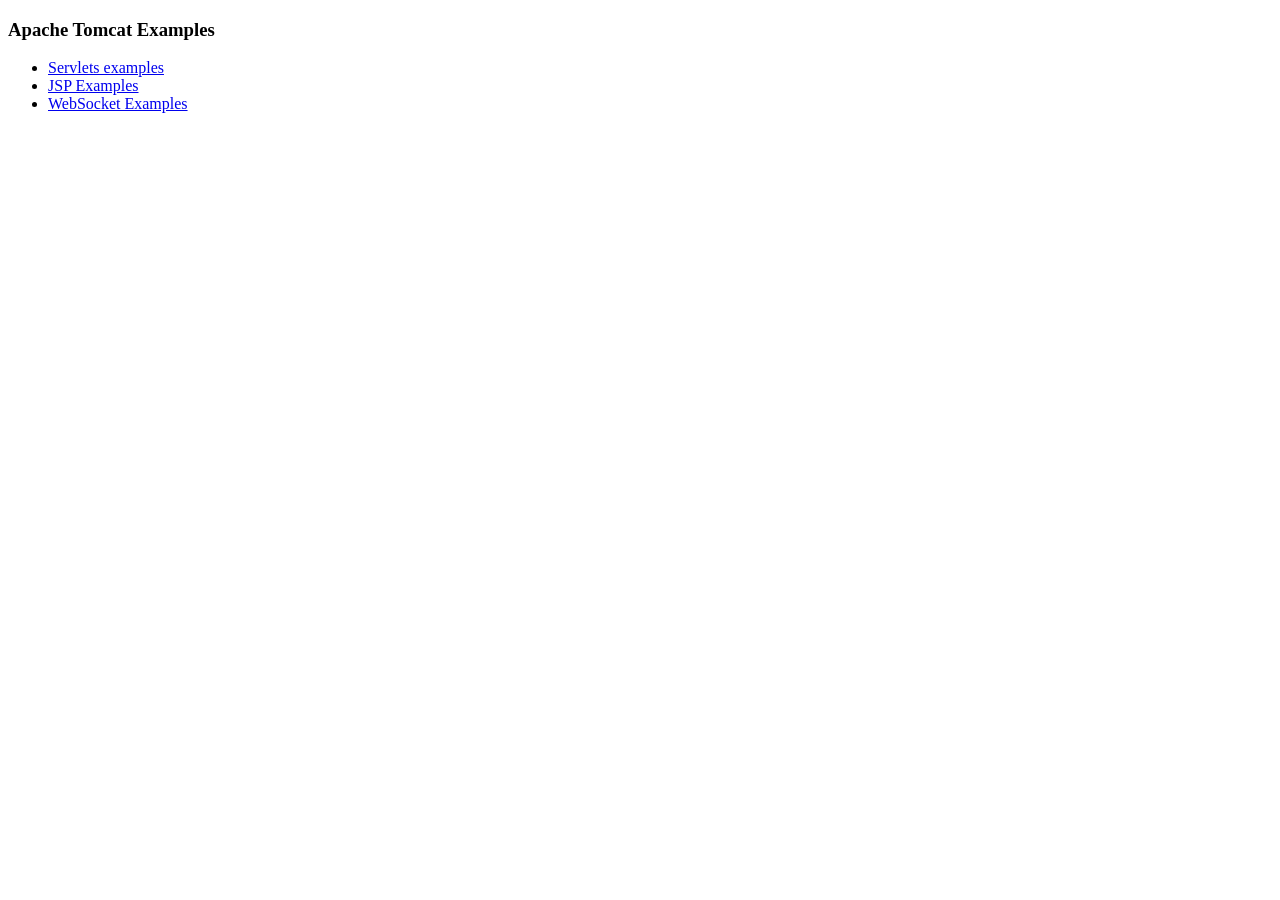
<file: backend/apache-tomcat-10.1.36/webapps/examples/index.html>
<!--
  Licensed to the Apache Software Foundation (ASF) under one or more
  contributor license agreements.  See the NOTICE file distributed with
  this work for additional information regarding copyright ownership.
  The ASF licenses this file to You under the Apache License, Version 2.0
  (the "License"); you may not use this file except in compliance with
  the License.  You may obtain a copy of the License at

      http://www.apache.org/licenses/LICENSE-2.0

  Unless required by applicable law or agreed to in writing, software
  distributed under the License is distributed on an "AS IS" BASIS,
  WITHOUT WARRANTIES OR CONDITIONS OF ANY KIND, either express or implied.
  See the License for the specific language governing permissions and
  limitations under the License.
-->
<!DOCTYPE HTML><html lang="en"><head>
<meta charset="UTF-8">
<title>Apache Tomcat Examples</title>
</head>
<body>
<p>
<h3>Apache Tomcat Examples</H3>
<p></p>
<ul>
<li><a href="servlets">Servlets examples</a></li>
<li><a href="jsp">JSP Examples</a></li>
<li><a href="websocket/index.xhtml">WebSocket Examples</a></li>
</ul>
</body></html>
</file>
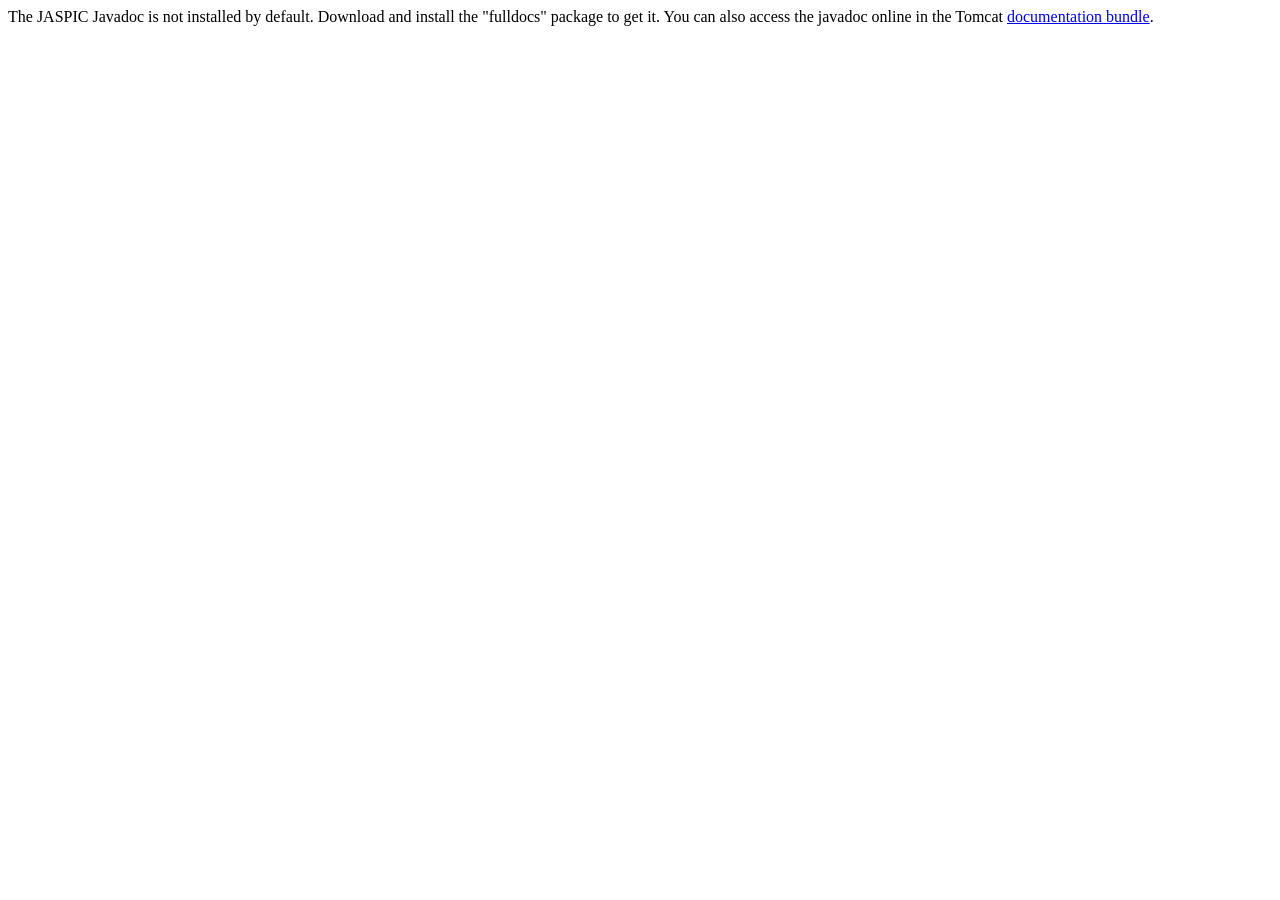
<file: backend/apache-tomcat-10.1.36/webapps/docs/jaspicapi/index.html>
<!--
  Licensed to the Apache Software Foundation (ASF) under one or more
  contributor license agreements.  See the NOTICE file distributed with
  this work for additional information regarding copyright ownership.
  The ASF licenses this file to You under the Apache License, Version 2.0
  (the "License"); you may not use this file except in compliance with
  the License.  You may obtain a copy of the License at

      http://www.apache.org/licenses/LICENSE-2.0

  Unless required by applicable law or agreed to in writing, software
  distributed under the License is distributed on an "AS IS" BASIS,
  WITHOUT WARRANTIES OR CONDITIONS OF ANY KIND, either express or implied.
  See the License for the specific language governing permissions and
  limitations under the License.
-->
<!DOCTYPE html>
<html>
<head>
    <meta charset="UTF-8" />
    <title>API docs</title>
</head>

<body>

The JASPIC Javadoc is not installed by default. Download and install
the "fulldocs" package to get it.

You can also access the javadoc online in the Tomcat
<a href="https://tomcat.apache.org/tomcat-10.1-doc/">
    documentation bundle</a>.

</body>
</html>
</file>
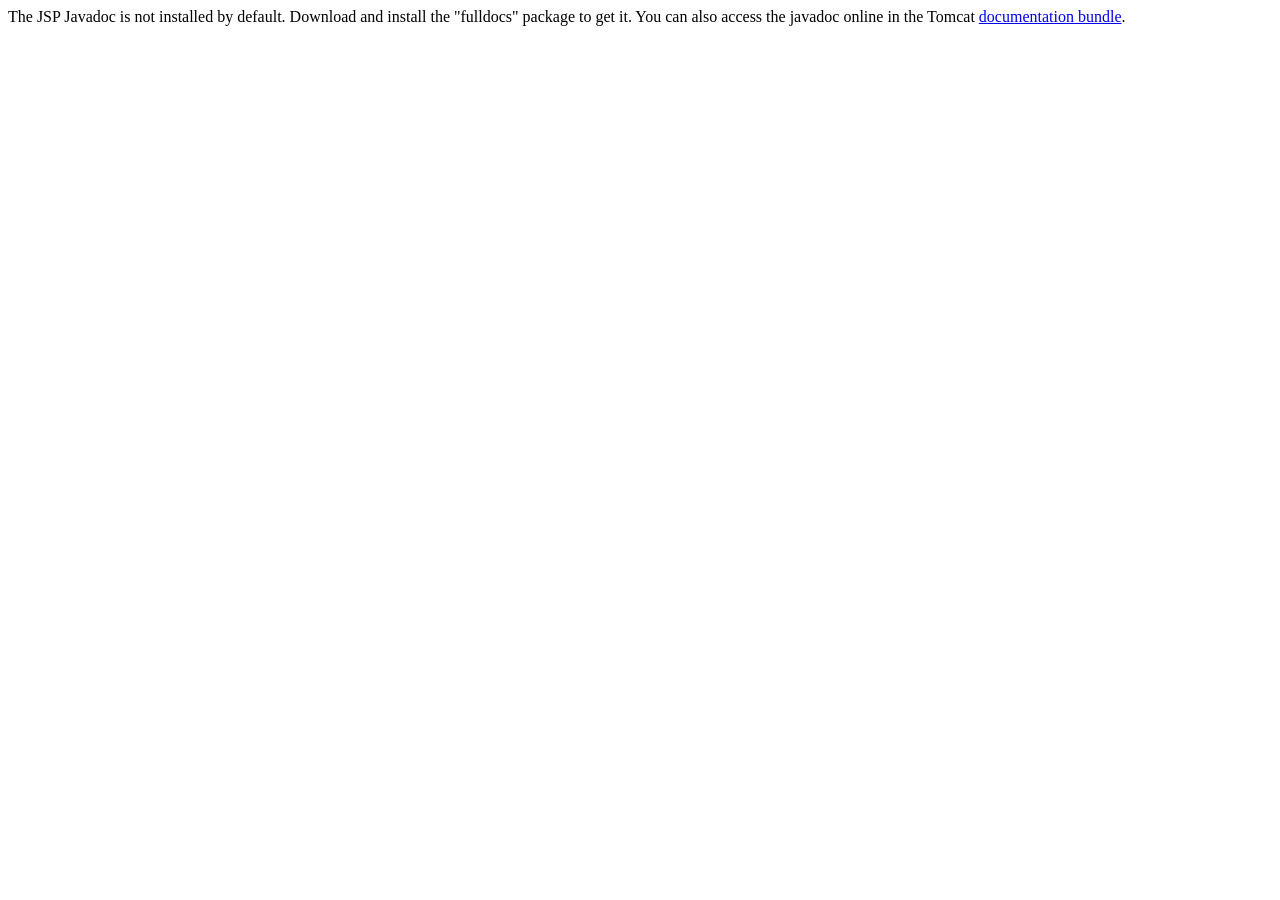
<file: backend/apache-tomcat-10.1.36/webapps/docs/jspapi/index.html>
<!--
  Licensed to the Apache Software Foundation (ASF) under one or more
  contributor license agreements.  See the NOTICE file distributed with
  this work for additional information regarding copyright ownership.
  The ASF licenses this file to You under the Apache License, Version 2.0
  (the "License"); you may not use this file except in compliance with
  the License.  You may obtain a copy of the License at

      http://www.apache.org/licenses/LICENSE-2.0

  Unless required by applicable law or agreed to in writing, software
  distributed under the License is distributed on an "AS IS" BASIS,
  WITHOUT WARRANTIES OR CONDITIONS OF ANY KIND, either express or implied.
  See the License for the specific language governing permissions and
  limitations under the License.
-->
<!DOCTYPE html>
<html>
    <head>
    <meta charset="UTF-8" />
    <title>API docs</title>
</head>

<body>

The JSP Javadoc is not installed by default. Download and install
the "fulldocs" package to get it.

You can also access the javadoc online in the Tomcat
<a href="https://tomcat.apache.org/tomcat-10.1-doc/">
documentation bundle</a>.

</body>
</html>
</file>
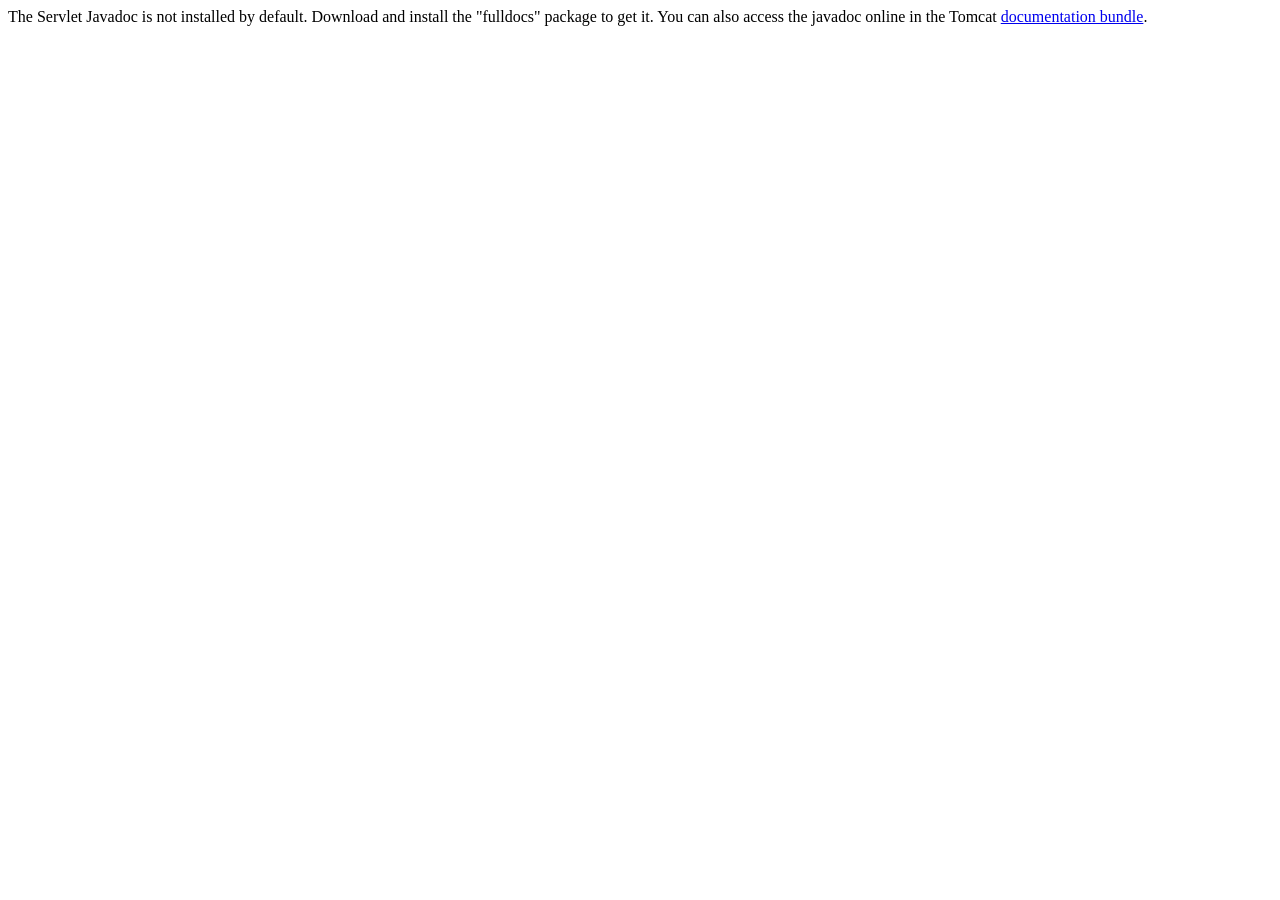
<file: backend/apache-tomcat-10.1.36/webapps/docs/servletapi/index.html>
<!--
  Licensed to the Apache Software Foundation (ASF) under one or more
  contributor license agreements.  See the NOTICE file distributed with
  this work for additional information regarding copyright ownership.
  The ASF licenses this file to You under the Apache License, Version 2.0
  (the "License"); you may not use this file except in compliance with
  the License.  You may obtain a copy of the License at

      http://www.apache.org/licenses/LICENSE-2.0

  Unless required by applicable law or agreed to in writing, software
  distributed under the License is distributed on an "AS IS" BASIS,
  WITHOUT WARRANTIES OR CONDITIONS OF ANY KIND, either express or implied.
  See the License for the specific language governing permissions and
  limitations under the License.
-->
<!DOCTYPE html>
<html>
    <head>
    <meta charset="UTF-8" />
    <title>API docs</title>
</head>

<body>

The Servlet Javadoc is not installed by default. Download and install
the "fulldocs" package to get it.

You can also access the javadoc online in the Tomcat
<a href="https://tomcat.apache.org/tomcat-10.1-doc/">
documentation bundle</a>.

</body>
</html>
</file>
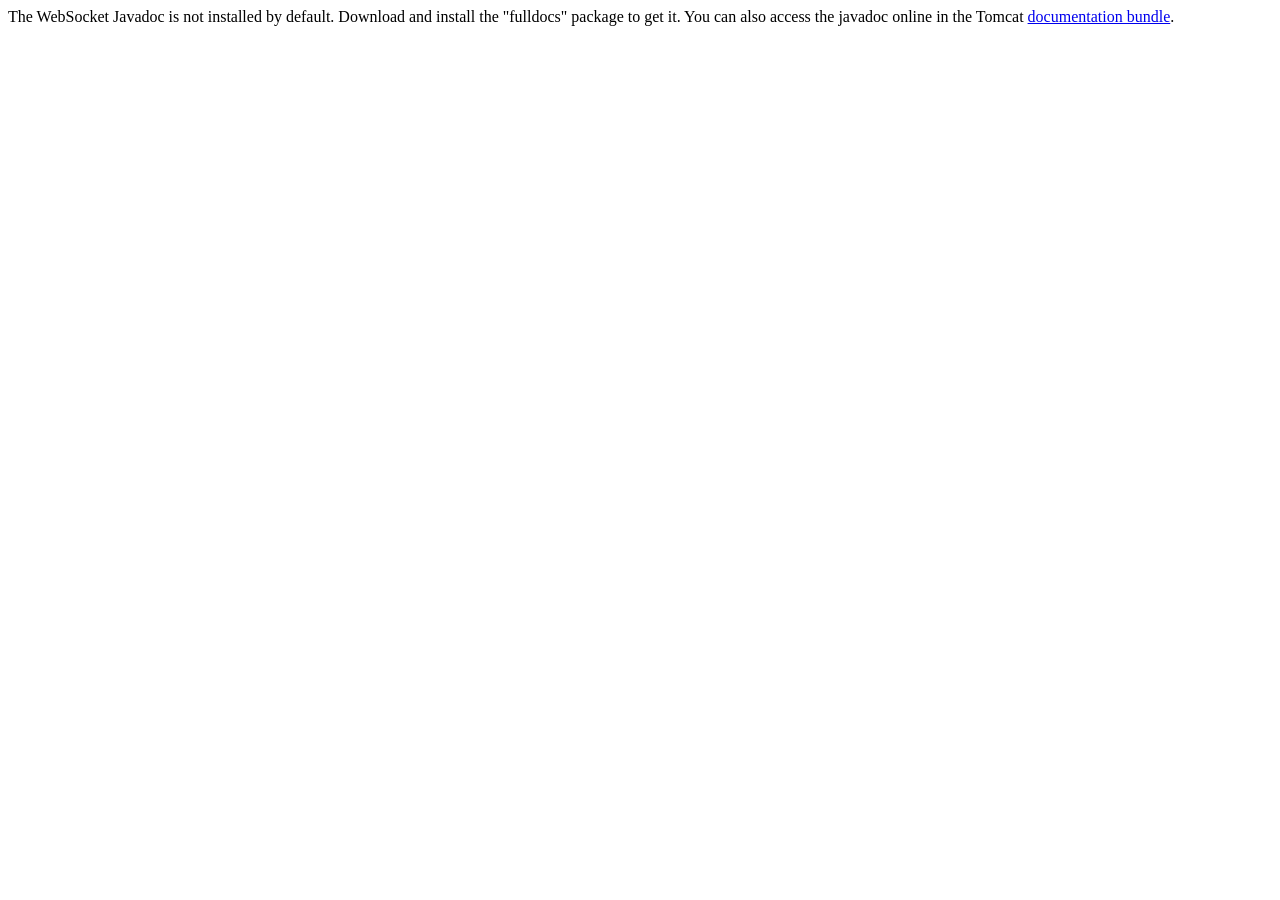
<file: backend/apache-tomcat-10.1.36/webapps/docs/websocketapi/index.html>
<!--
  Licensed to the Apache Software Foundation (ASF) under one or more
  contributor license agreements.  See the NOTICE file distributed with
  this work for additional information regarding copyright ownership.
  The ASF licenses this file to You under the Apache License, Version 2.0
  (the "License"); you may not use this file except in compliance with
  the License.  You may obtain a copy of the License at

      http://www.apache.org/licenses/LICENSE-2.0

  Unless required by applicable law or agreed to in writing, software
  distributed under the License is distributed on an "AS IS" BASIS,
  WITHOUT WARRANTIES OR CONDITIONS OF ANY KIND, either express or implied.
  See the License for the specific language governing permissions and
  limitations under the License.
-->
<!DOCTYPE html>
<html>
    <head>
    <meta charset="UTF-8" />
    <title>API docs</title>
</head>

<body>

The WebSocket Javadoc is not installed by default. Download and install
the "fulldocs" package to get it.

You can also access the javadoc online in the Tomcat
<a href="https://tomcat.apache.org/tomcat-10.1-doc/">
documentation bundle</a>.

</body>
</html>
</file>
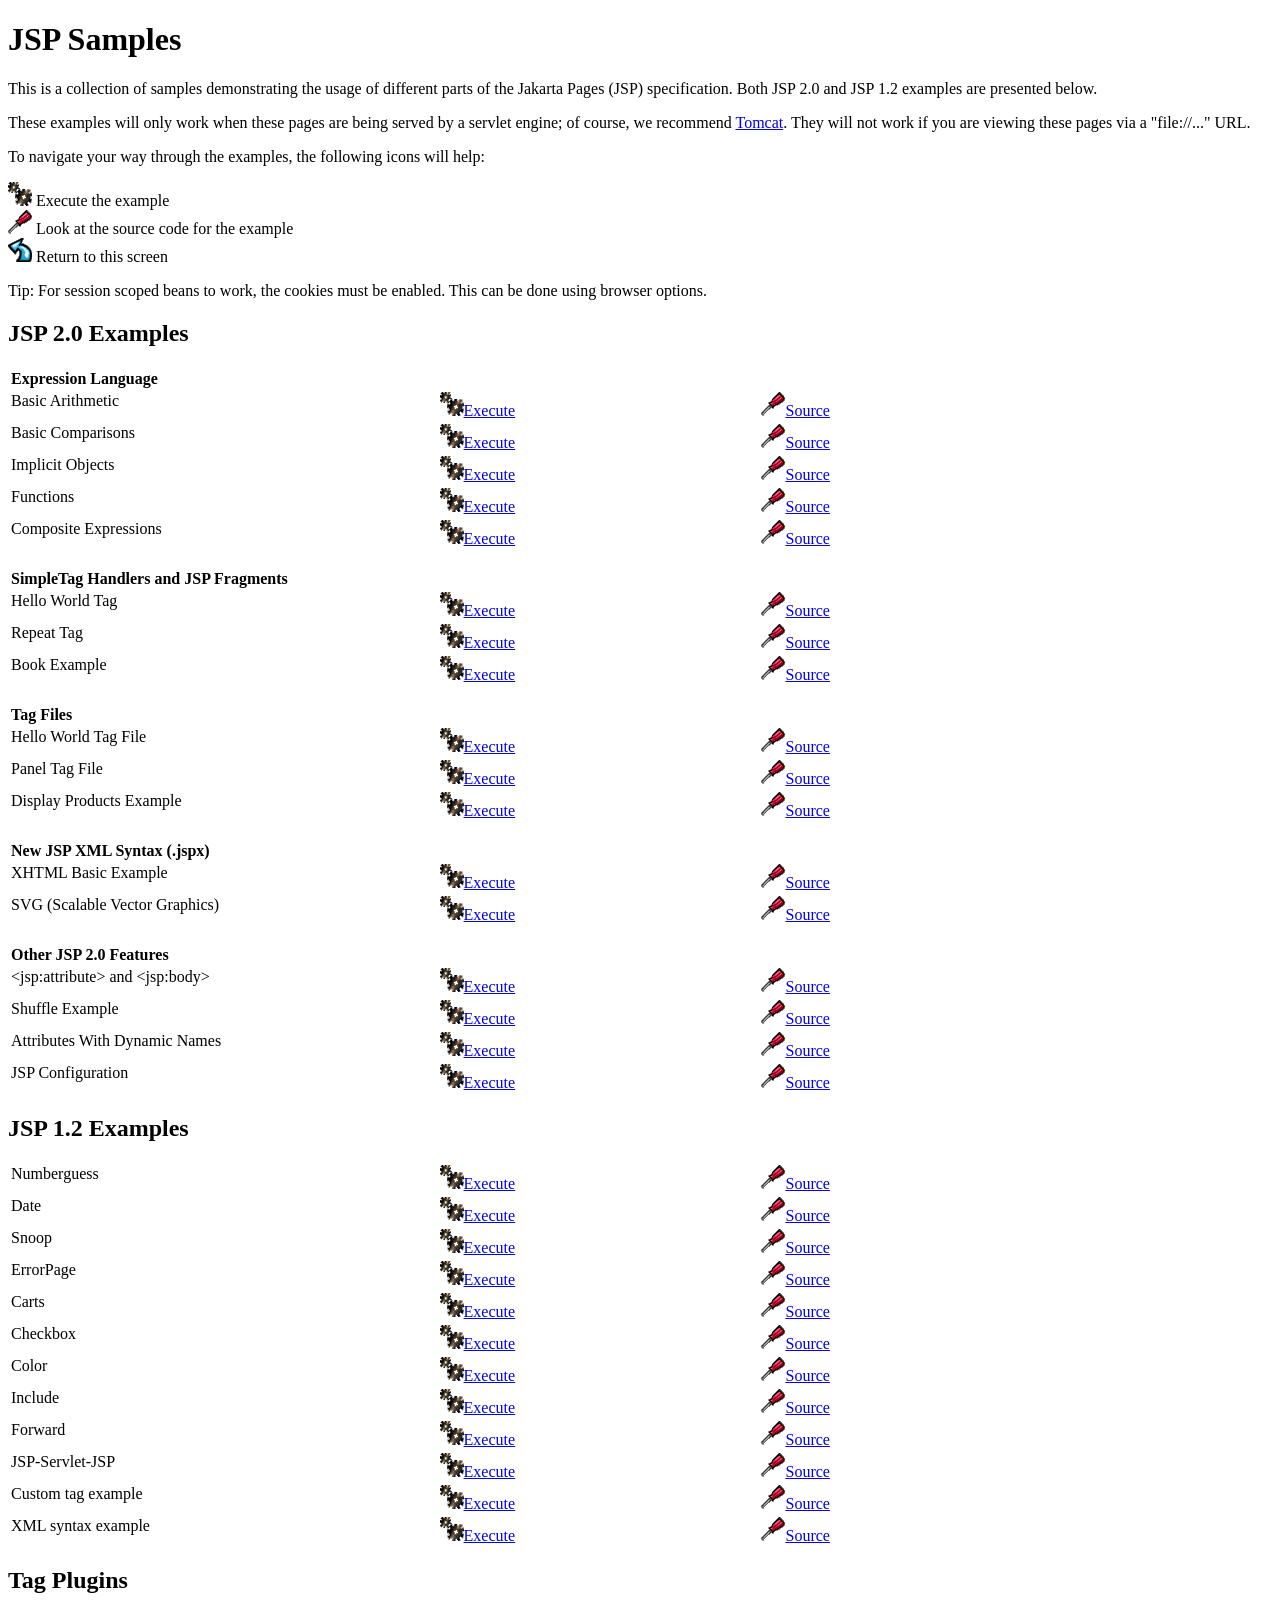
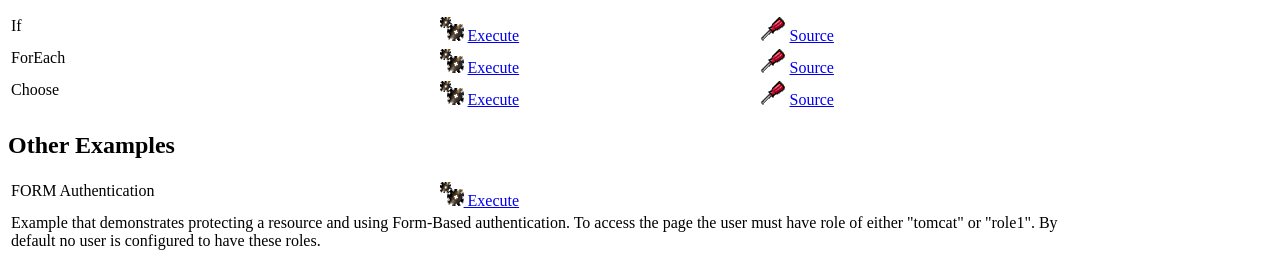
<file: backend/apache-tomcat-10.1.36/webapps/examples/jsp/index.html>
<!--
 Licensed to the Apache Software Foundation (ASF) under one or more
  contributor license agreements.  See the NOTICE file distributed with
  this work for additional information regarding copyright ownership.
  The ASF licenses this file to You under the Apache License, Version 2.0
  (the "License"); you may not use this file except in compliance with
  the License.  You may obtain a copy of the License at

      http://www.apache.org/licenses/LICENSE-2.0

  Unless required by applicable law or agreed to in writing, software
  distributed under the License is distributed on an "AS IS" BASIS,
  WITHOUT WARRANTIES OR CONDITIONS OF ANY KIND, either express or implied.
  See the License for the specific language governing permissions and
  limitations under the License.
-->
<!DOCTYPE html><html lang="en">
<head>
   <meta charset="UTF-8"/>
   <meta name="Author" content="Anil K. Vijendran" />
   <title>JSP Examples</title>
   <style type="text/css">
   img { border: 0; }
   th { text-align: left; }
   tr { vertical-align: top; }
   </style>
</head>
<body>
<h1>JSP
Samples</h1>
<p>This is a collection of samples demonstrating the usage of different
parts of the Jakarta Pages (JSP) specification.  Both JSP 2.0 and
JSP 1.2 examples are presented below.
<p>These examples will only work when these pages are being served by a
servlet engine; of course, we recommend
<a href="https://tomcat.apache.org/">Tomcat</a>.
They will not work if you are viewing these pages via a
"file://..." URL.
<p>To navigate your way through the examples, the following icons will
help:</p>
<ul style="list-style-type: none; padding-left: 0;">
<li><img src="images/execute.gif" alt=""> Execute the example</li>
<li><img src="images/code.gif" alt=""> Look at the source code for the example</li>
<li><img src="images/return.gif" alt=""> Return to this screen</li>
</ul>

<p>Tip: For session scoped beans to work, the cookies must be enabled.
This can be done using browser options.</p>
<h2>JSP 2.0 Examples</h2>

<table style="width: 85%;">
<tr>
<th colspan="3">Expression Language</th>
</tr>

<tr>
<td>Basic Arithmetic</td>
<td style="width: 30%;"><a href="jsp2/el/basic-arithmetic.jsp"><img src="images/execute.gif" alt=""></a><a href="jsp2/el/basic-arithmetic.jsp">Execute</a></td>

<td style="width: 30%;"><a href="jsp2/el/basic-arithmetic.html"><img src="images/code.gif" alt=""></a><a href="jsp2/el/basic-arithmetic.html">Source</a></td>
</tr>

<tr>
<td>Basic Comparisons</td>
<td style="width: 30%;"><a href="jsp2/el/basic-comparisons.jsp"><img src="images/execute.gif" alt=""></a><a href="jsp2/el/basic-comparisons.jsp">Execute</a></td>

<td style="width: 30%;"><a href="jsp2/el/basic-comparisons.html"><img src="images/code.gif" alt=""></a><a href="jsp2/el/basic-comparisons.html">Source</a></td>
</tr>

<tr>
<td>Implicit Objects</td>
<td style="width: 30%;"><a href="jsp2/el/implicit-objects.jsp?foo=bar"><img src="images/execute.gif" alt=""></a><a href="jsp2/el/implicit-objects.jsp?foo=bar">Execute</a></td>

<td style="width: 30%;"><a href="jsp2/el/implicit-objects.html"><img src="images/code.gif" alt=""></a><a href="jsp2/el/implicit-objects.html">Source</a></td>
</tr>
<tr>

<td>Functions</td>
<td style="width: 30%;"><a href="jsp2/el/functions.jsp?foo=JSP+2.0"><img src="images/execute.gif" alt=""></a><a href="jsp2/el/functions.jsp?foo=JSP+2.0">Execute</a></td>

<td style="width: 30%;"><a href="jsp2/el/functions.html"><img src="images/code.gif" alt=""></a><a href="jsp2/el/functions.html">Source</a></td>
</tr>

<tr>
<td>Composite Expressions</td>
<td style="width: 30%;"><a href="jsp2/el/composite.jsp"><img src="images/execute.gif" alt=""></a><a href="jsp2/el/composite.jsp">Execute</a></td>

<td style="width: 30%;"><a href="jsp2/el/composite.html"><img src="images/code.gif" alt=""></a><a href="jsp2/el/composite.html">Source</a></td>
</tr>


<tr>
<th colspan="3"><br />SimpleTag Handlers and JSP Fragments</th>
</tr>

<tr>
<td>Hello World Tag</td>
<td style="width: 30%;"><a href="jsp2/simpletag/hello.jsp"><img src="images/execute.gif" alt=""></a><a href="jsp2/simpletag/hello.jsp">Execute</a></td>

<td style="width: 30%;"><a href="jsp2/simpletag/hello.html"><img src="images/code.gif" alt=""></a><a href="jsp2/simpletag/hello.html">Source</a></td>
</tr>

<tr>
<td>Repeat Tag</td>
<td style="width: 30%;"><a href="jsp2/simpletag/repeat.jsp"><img src="images/execute.gif" alt=""></a><a href="jsp2/simpletag/repeat.jsp">Execute</a></td>

<td style="width: 30%;"><a href="jsp2/simpletag/repeat.html"><img src="images/code.gif" alt=""></a><a href="jsp2/simpletag/repeat.html">Source</a></td>
</tr>

<tr>
<td>Book Example</td>
<td style="width: 30%;"><a href="jsp2/simpletag/book.jsp"><img src="images/execute.gif" alt=""></a><a href="jsp2/simpletag/book.jsp">Execute</a></td>

<td style="width: 30%;"><a href="jsp2/simpletag/book.html"><img src="images/code.gif" alt=""></a><a href="jsp2/simpletag/book.html">Source</a></td>
</tr>

<tr>
<th colspan="3"><br />Tag Files</th>
</tr>

<tr>
<td>Hello World Tag File</td>
<td style="width: 30%;"><a href="jsp2/tagfiles/hello.jsp"><img src="images/execute.gif" alt=""></a><a href="jsp2/tagfiles/hello.jsp">Execute</a></td>

<td style="width: 30%;"><a href="jsp2/tagfiles/hello.html"><img src="images/code.gif" alt=""></a><a href="jsp2/tagfiles/hello.html">Source</a></td>
</tr>

<tr>
<td>Panel Tag File</td>
<td style="width: 30%;"><a href="jsp2/tagfiles/panel.jsp"><img src="images/execute.gif" alt=""></a><a href="jsp2/tagfiles/panel.jsp">Execute</a></td>

<td style="width: 30%;"><a href="jsp2/tagfiles/panel.html"><img src="images/code.gif" alt=""></a><a href="jsp2/tagfiles/panel.html">Source</a></td>
</tr>

<tr>
<td>Display Products Example</td>
<td style="width: 30%;"><a href="jsp2/tagfiles/products.jsp"><img src="images/execute.gif" alt=""></a><a href="jsp2/tagfiles/products.jsp">Execute</a></td>

<td style="width: 30%;"><a href="jsp2/tagfiles/products.html"><img src="images/code.gif" alt=""></a><a href="jsp2/tagfiles/products.html">Source</a></td>
</tr>

<tr>
<th colspan="3"><br />New JSP XML Syntax (.jspx)</th>
</tr>

<tr>
<td>XHTML Basic Example</td>
<td style="width: 30%;"><a href="jsp2/jspx/basic.jspx"><img src="images/execute.gif" alt=""></a><a href="jsp2/jspx/basic.jspx">Execute</a></td>

<td style="width: 30%;"><a href="jsp2/jspx/basic.html"><img src="images/code.gif" alt=""></a><a href="jsp2/jspx/basic.html">Source</a></td>
</tr>

<tr>
<td>SVG (Scalable Vector Graphics)</td>
<td style="width: 30%;"><a href="jsp2/jspx/svgexample.html"><img src="images/execute.gif" alt=""></a><a href="jsp2/jspx/svgexample.html">Execute</a></td>

<td style="width: 30%;"><a href="jsp2/jspx/textRotate.html"><img src="images/code.gif" alt=""></a><a href="jsp2/jspx/textRotate.html">Source</a></td>
</tr>

<tr>
<th colspan="3"><br />Other JSP 2.0 Features</th>
</tr>

<tr>
<td>&lt;jsp:attribute&gt; and &lt;jsp:body&gt;</td>
<td style="width: 30%;"><a href="jsp2/jspattribute/jspattribute.jsp"><img src="images/execute.gif" alt=""></a><a href="jsp2/jspattribute/jspattribute.jsp">Execute</a></td>

<td style="width: 30%;"><a href="jsp2/jspattribute/jspattribute.html"><img src="images/code.gif" alt=""></a><a href="jsp2/jspattribute/jspattribute.html">Source</a></td>
</tr>

<tr>
<td>Shuffle Example</td>
<td style="width: 30%;"><a href="jsp2/jspattribute/shuffle.jsp"><img src="images/execute.gif" alt=""></a><a href="jsp2/jspattribute/shuffle.jsp">Execute</a></td>

<td style="width: 30%;"><a href="jsp2/jspattribute/shuffle.html"><img src="images/code.gif" alt=""></a><a href="jsp2/jspattribute/shuffle.html">Source</a></td>
</tr>

<tr>
<td>Attributes With Dynamic Names</td>
<td style="width: 30%;"><a href="jsp2/misc/dynamicattrs.jsp"><img src="images/execute.gif" alt=""></a><a href="jsp2/misc/dynamicattrs.jsp">Execute</a></td>

<td style="width: 30%;"><a href="jsp2/misc/dynamicattrs.html"><img src="images/code.gif" alt=""></a><a href="jsp2/misc/dynamicattrs.html">Source</a></td>
</tr>

<tr>
<td>JSP Configuration</td>
<td style="width: 30%;"><a href="jsp2/misc/config.jsp"><img src="images/execute.gif" alt=""></a><a href="jsp2/misc/config.jsp">Execute</a></td>

<td style="width: 30%;"><a href="jsp2/misc/config.html"><img src="images/code.gif" alt=""></a><a href="jsp2/misc/config.html">Source</a></td>
</tr>

</table>

<h2>JSP 1.2 Examples</h2>
<table style="width: 85%;">
<tr>
<td>Numberguess</td>

<td style="width: 30%;"><a href="num/numguess.jsp"><img src="images/execute.gif" alt=""></a><a href="num/numguess.jsp">Execute</a></td>

<td style="width: 30%;"><a href="num/numguess.html"><img src="images/code.gif" alt=""></a><a href="num/numguess.html">Source</a></td>
</tr>

<tr>
<td>Date</td>

<td style="width: 30%;"><a href="dates/date.jsp"><img src="images/execute.gif" alt=""></a><a href="dates/date.jsp">Execute</a></td>

<td style="width: 30%;"><a href="dates/date.html"><img src="images/code.gif" alt=""></a><a href="dates/date.html">Source</a></td>
</tr>

<tr>
<td>Snoop</td>

<td style="width: 30%;"><a href="snp/snoop.jsp"><img src="images/execute.gif" alt=""></a><a href="snp/snoop.jsp">Execute</a></td>

<td style="width: 30%;"><a href="snp/snoop.html"><img src="images/code.gif" alt=""></a><a href="snp/snoop.html">Source</a></td>
</tr>

<tr>
<td>ErrorPage</td>

<td style="width: 30%;"><a href="error/error.html"><img src="images/execute.gif" alt=""></a><a href="error/error.html">Execute</a></td>

<td style="width: 30%;"><a href="error/er.html"><img src="images/code.gif" alt=""></a><a href="error/er.html">Source</a></td>
</tr>

<tr>
<td>Carts</td>

<td style="width: 30%;"><a href="sessions/shopping.jsp"><img src="images/execute.gif" alt=""></a><a href="sessions/shopping.jsp">Execute</a></td>

<td style="width: 30%;"><a href="sessions/crt.html"><img src="images/code.gif" alt=""></a><a href="sessions/crt.html">Source</a></td>
</tr>

<tr>
<td>Checkbox</td>

<td style="width: 30%;"><a href="checkbox/check.html"><img src="images/execute.gif" alt=""></a><a href="checkbox/check.html">Execute</a></td>

<td style="width: 30%;"><a href="checkbox/cresult.html"><img src="images/code.gif" alt=""></a><a href="checkbox/cresult.html">Source</a></td>
</tr>

<tr>
<td>Color</td>

<td style="width: 30%;"><a href="colors/colors.html"><img src="images/execute.gif" alt=""></a><a href="colors/colors.html">Execute</a></td>

<td style="width: 30%;"><a href="colors/clr.html"><img src="images/code.gif" alt=""></a><a href="colors/clr.html">Source</a></td>
</tr>

<tr>
<td>Include</td>

<td style="width: 30%;"><a href="include/include.jsp"><img src="images/execute.gif" alt=""></a><a href="include/include.jsp">Execute</a></td>

<td style="width: 30%;"><a href="include/inc.html"><img src="images/code.gif" alt=""></a><a href="include/inc.html">Source</a></td>
</tr>

<tr>
<td>Forward</td>

<td style="width: 30%;"><a href="forward/forward.jsp"><img src="images/execute.gif" alt=""></a><a href="forward/forward.jsp">Execute</a></td>

<td style="width: 30%;"><a href="forward/fwd.html"><img src="images/code.gif" alt=""></a><a href="forward/fwd.html">Source</a></td>
</tr>

<tr>
<td>JSP-Servlet-JSP</td>

<td style="width: 30%;"><a href="jsptoserv/jsptoservlet.jsp"><img src="images/execute.gif" alt=""></a><a href="jsptoserv/jsptoservlet.jsp">Execute</a></td>

<td style="width: 30%;"><a href="jsptoserv/jts.html"><img src="images/code.gif" alt=""></a><a href="jsptoserv/jts.html">Source</a></td>
</tr>

<tr>
<td>Custom tag example</td>

<td style="width: 30%;"><a href="simpletag/foo.jsp"><img src="images/execute.gif" alt=""></a><a href="simpletag/foo.jsp">Execute</a></td>

<td style="width: 30%;"><a href="simpletag/foo.html"><img src="images/code.gif" alt=""></a><a href="simpletag/foo.html">Source</a></td>
</tr>

<tr>
<td>XML syntax example</td>
<td style="width: 30%;"><a href="xml/xml.jsp"><img src="images/execute.gif" alt=""></a><a href="xml/xml.jsp">Execute</a></td>

<td style="width: 30%;"><a href="xml/xml.html"><img src="images/code.gif" alt=""></a><a href="xml/xml.html">Source</a></td>
</tr>

</table>

<h2>Tag Plugins</h2>
<table style="width: 85%;">

<tr>
  <td>If</td>
  <td style="width: 30%;">
    <a href="tagplugin/if.jsp"><img src="images/execute.gif" alt=""></a>
    <a href="tagplugin/if.jsp">Execute</a>
  </td>
  <td style="width: 30%;">
    <a href="tagplugin/if.html"><img src="images/code.gif" alt=""></a>
    <a href="tagplugin/if.html">Source</a>
  </td>
</tr>

<tr>
  <td>ForEach</td>
  <td style="width: 30%;">
    <a href="tagplugin/foreach.jsp"><img src="images/execute.gif" alt=""></a>
    <a href="tagplugin/foreach.jsp">Execute</a>
  </td>
  <td style="width: 30%;">
    <a href="tagplugin/foreach.html"><img src="images/code.gif" alt=""></a>
    <a href="tagplugin/foreach.html">Source</a>
  </td>
</tr>

<tr>
  <td>Choose</td>
  <td style="width: 30%;">
    <a href="tagplugin/choose.jsp"><img src="images/execute.gif" alt=""></a>
    <a href="tagplugin/choose.jsp">Execute</a>
  </td>
  <td style="width: 30%;">
    <a href="tagplugin/choose.html"><img src="images/code.gif" alt=""></a>
    <a href="tagplugin/choose.html">Source</a>
  </td>
</tr>

</table>

<h2>Other Examples</h2>
<table style="width: 85%;">

<tr>
  <td>FORM Authentication</td>
  <td style="width: 30%;">
    <a href="security/protected/index.jsp"><img src="images/execute.gif" alt=""> Execute</a>
  </td>
  <td style="width: 30%;"></td>
</tr>
<tr>
  <td colspan="3">Example that demonstrates protecting a resource and
    using Form-Based authentication. To access the page the user must
    have role of either "tomcat" or "role1". By default no user
    is configured to have these roles.</td>
</tr>

</table>
</body>
</html>
</file>
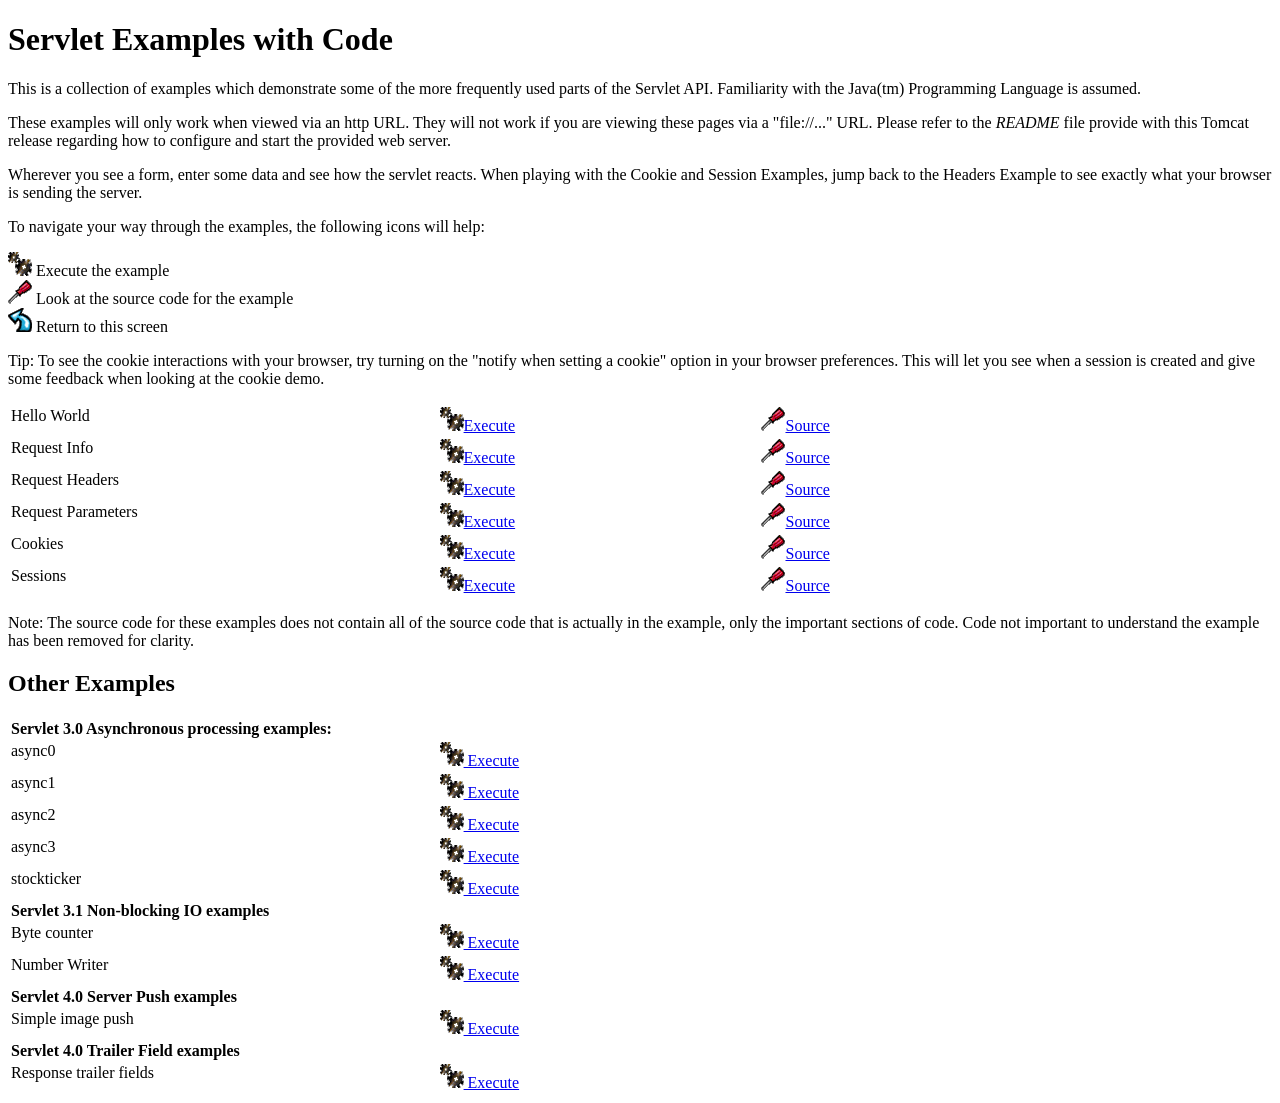
<file: backend/apache-tomcat-10.1.36/webapps/examples/servlets/index.html>
<!--
 Licensed to the Apache Software Foundation (ASF) under one or more
  contributor license agreements.  See the NOTICE file distributed with
  this work for additional information regarding copyright ownership.
  The ASF licenses this file to You under the Apache License, Version 2.0
  (the "License"); you may not use this file except in compliance with
  the License.  You may obtain a copy of the License at

      http://www.apache.org/licenses/LICENSE-2.0

  Unless required by applicable law or agreed to in writing, software
  distributed under the License is distributed on an "AS IS" BASIS,
  WITHOUT WARRANTIES OR CONDITIONS OF ANY KIND, either express or implied.
  See the License for the specific language governing permissions and
  limitations under the License.
-->
<!DOCTYPE html><html lang="en">
<head>
   <meta charset="UTF-8" />
   <meta name="Author" content="Anil K. Vijendran" />
   <title>Servlet Examples</title>
   <style type="text/css">
   img { border: 0; }
   th { text-align: left; }
   tr { vertical-align: top; }
   </style>
</head>
<body>
<h1>Servlet
Examples with Code</h1>
<p>This is a collection of examples which demonstrate some of the more
frequently used parts of the Servlet API. Familiarity with the Java(tm)
Programming Language is assumed.
<p>These examples will only work when viewed via an http URL. They will
not work if you are viewing these pages via a "file://..." URL. Please
refer to the <i>README</i> file provide with this Tomcat release regarding
how to configure and start the provided web server.
<p>Wherever you see a form, enter some data and see how the servlet reacts.
When playing with the Cookie and Session Examples, jump back to the Headers
Example to see exactly what your browser is sending the server.
<p>To navigate your way through the examples, the following icons will
help:</p>
<ul style="list-style-type: none; padding-left: 0;">
<li><img src="images/execute.gif" alt=""> Execute the example</li>
<li><img src="images/code.gif" alt=""> Look at the source code for the example</li>
<li><img src="images/return.gif" alt=""> Return to this screen</li>
</ul>

<p>Tip: To see the cookie interactions with your browser, try turning on
the "notify when setting a cookie" option in your browser preferences.
This will let you see when a session is created and give some feedback
when looking at the cookie demo.</p>
<table style="width: 85%;" >
<tr>
<td>Hello World</td>

<td style="width: 30%;"><a href="servlet/HelloWorldExample"><img SRC="images/execute.gif" alt=""></a><a href="servlet/HelloWorldExample">Execute</a></td>

<td style="width: 30%;"><a href="helloworld.html"><img SRC="images/code.gif" alt=""></a><a href="helloworld.html">Source</a></td>
</tr>

<tr>
<td>Request Info</td>

<td style="width: 30%;"><a href="servlet/RequestInfoExample"><img SRC="images/execute.gif" alt=""></a><a href="servlet/RequestInfoExample">Execute</a></td>

<td style="width: 30%;"><a href="reqinfo.html"><img SRC="images/code.gif" alt=""></a><a href="reqinfo.html">Source</a></td>
</tr>

<tr>
<td>Request Headers</td>

<td style="width: 30%;"><a href="servlet/RequestHeaderExample"><img SRC="images/execute.gif" alt=""></a><a href="servlet/RequestHeaderExample">Execute</a></td>

<td style="width: 30%;"><a href="reqheaders.html"><img SRC="images/code.gif" alt=""></a><a href="reqheaders.html">Source</a></td>
</tr>

<tr>
<td>Request Parameters</td>

<td style="width: 30%;"><a href="servlet/RequestParamExample"><img SRC="images/execute.gif" alt=""></a><a href="servlet/RequestParamExample">Execute</a></td>

<td style="width: 30%;"><a href="reqparams.html"><img SRC="images/code.gif" alt=""></a><a href="reqparams.html">Source</a></td>
</tr>

<tr>
<td>Cookies</td>

<td style="width: 30%;"><a href="servlet/CookieExample"><img SRC="images/execute.gif" alt=""></a><a href="servlet/CookieExample">Execute</a></td>

<td style="width: 30%;"><a href="cookies.html"><img SRC="images/code.gif" alt=""></a><a href="cookies.html">Source</a></td>
</tr>

<tr>
<td>Sessions</td>

<td style="width: 30%;"><a href="servlet/SessionExample"><img SRC="images/execute.gif" alt=""></a><a href="servlet/SessionExample">Execute</a></td>

<td style="width: 30%;"><a href="sessions.html"><img SRC="images/code.gif" alt=""></a><a href="sessions.html">Source</a></td>
</tr>
</table>

<p>Note: The source code for these examples does not contain all of the
source code that is actually in the example, only the important sections
of code. Code not important to understand the example has been removed
for clarity.</p>

<h2>Other Examples</h2>
<table style="width: 85%;" >

<tr>
  <th colspan="3">Servlet 3.0 Asynchronous processing examples:</th>
</tr>
<tr>
  <td>async0</td>
  <td style="width: 30%;">
    <a href="../async/async0"><img SRC="images/execute.gif" alt=""> Execute</a>
  </td>
  <td style="width: 30%;"></td>
</tr>
<tr>
  <td>async1</td>
  <td style="width: 30%;">
    <a href="../async/async1"><img SRC="images/execute.gif" alt=""> Execute</a>
  </td>
  <td style="width: 30%;"></td>
</tr>
<tr>
  <td>async2</td>
  <td style="width: 30%;">
    <a href="../async/async2"><img SRC="images/execute.gif" alt=""> Execute</a>
  </td>
  <td style="width: 30%;"></td>
</tr>
<tr>
  <td>async3</td>
  <td style="width: 30%;">
    <a href="../async/async3"><img SRC="images/execute.gif" alt=""> Execute</a>
  </td>
  <td style="width: 30%;"></td>
</tr>
<tr>
  <td>stockticker</td>
  <td style="width: 30%;">
    <a href="../async/stockticker"><img SRC="images/execute.gif" alt=""> Execute</a>
  </td>
  <td style="width: 30%;"></td>
</tr>

<tr>
  <th colspan="3">Servlet 3.1 Non-blocking IO examples</th>
</tr>
<tr>
  <td>Byte counter</td>
  <td style="width: 30%;">
    <a href="nonblocking/bytecounter.html"><img src="images/execute.gif" alt=""> Execute</a>
  </td>
  <td style="width: 30%;"></td>
</tr>
<tr>
  <td>Number Writer</td>
  <td style="width: 30%;">
    <a href="nonblocking/numberwriter"><img src="images/execute.gif" alt=""> Execute</a>
  </td>
  <td style="width: 30%;"></td>
</tr>

<tr>
  <th colspan="3">Servlet 4.0 Server Push examples</th>
</tr>
<tr>
  <td>Simple image push</td>
  <td style="width: 30%;">
    <a href="serverpush/simpleimage"><img src="images/execute.gif" alt=""> Execute</a>
  </td>
  <td style="width: 30%;"></td>
</tr>

<tr>
  <th colspan="3">Servlet 4.0 Trailer Field examples</th>
</tr>
<tr>
  <td>Response trailer fields</td>
  <td style="width: 30%;">
    <a href="trailers/response"><img src="images/execute.gif" alt=""> Execute</a>
  </td>
  <td style="width: 30%;"></td>
</tr>

</table>

</body>
</html>
</file>
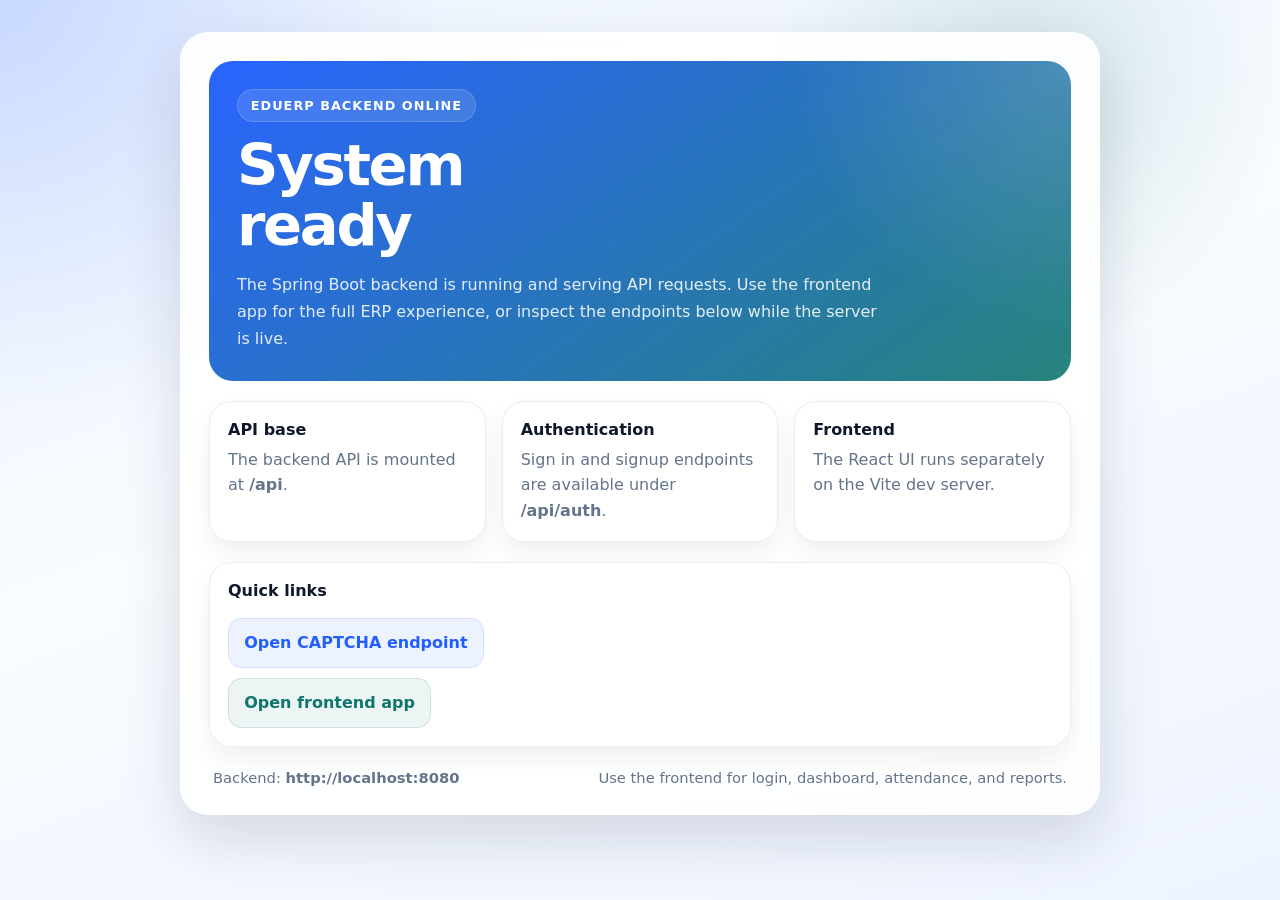
<file: backend/backend/target/classes/static/index.html>
<!DOCTYPE html>
<html lang="en">
<head>
  <meta charset="UTF-8">
  <meta name="viewport" content="width=device-width, initial-scale=1.0">
  <title>EduERP Backend</title>
  <style>
    :root {
      color-scheme: light;
      --bg: #f3f7ff;
      --panel: rgba(255, 255, 255, 0.9);
      --text: #0f172a;
      --muted: #64748b;
      --primary: #215eff;
      --accent: #0f766e;
      --line: rgba(148, 163, 184, 0.28);
      --shadow: 0 24px 60px rgba(15, 23, 42, 0.14);
    }

    * { box-sizing: border-box; }

    html, body { min-height: 100%; }

    body {
      margin: 0;
      font-family: 'Segoe UI', system-ui, -apple-system, BlinkMacSystemFont, sans-serif;
      color: var(--text);
      background:
        radial-gradient(circle at top left, rgba(33, 94, 255, 0.18), transparent 28%),
        radial-gradient(circle at 80% 10%, rgba(15, 118, 110, 0.14), transparent 20%),
        linear-gradient(160deg, #edf4ff 0%, #f8fbff 46%, #eef4ff 100%);
      display: grid;
      place-items: center;
      padding: 32px;
    }

    .shell {
      width: min(920px, 100%);
      display: grid;
      gap: 20px;
      background: var(--panel);
      border: 1px solid rgba(255, 255, 255, 0.78);
      border-radius: 28px;
      padding: 28px;
      box-shadow: var(--shadow);
      backdrop-filter: blur(18px);
    }

    .hero {
      display: grid;
      gap: 14px;
      padding: 28px;
      border-radius: 24px;
      background:
        radial-gradient(circle at top right, rgba(255, 255, 255, 0.16), transparent 30%),
        linear-gradient(145deg, rgba(33, 94, 255, 0.96), rgba(15, 118, 110, 0.9));
      color: #fff;
      position: relative;
      overflow: hidden;
    }

    .badge {
      width: fit-content;
      padding: 0.5rem 0.8rem;
      border-radius: 999px;
      background: rgba(255, 255, 255, 0.12);
      border: 1px solid rgba(255, 255, 255, 0.16);
      font-size: 0.8rem;
      letter-spacing: 0.08em;
      text-transform: uppercase;
      font-weight: 700;
    }

    h1, h2, p { margin: 0; }

    h1 {
      font-size: clamp(2rem, 5vw, 3.6rem);
      line-height: 1.05;
      letter-spacing: -0.04em;
      max-width: 10ch;
    }

    .hero p {
      max-width: 64ch;
      line-height: 1.7;
      color: rgba(255, 255, 255, 0.88);
    }

    .grid {
      display: grid;
      grid-template-columns: repeat(3, minmax(0, 1fr));
      gap: 16px;
    }

    .card {
      padding: 18px;
      border-radius: 22px;
      background: rgba(255, 255, 255, 0.82);
      border: 1px solid rgba(148, 163, 184, 0.2);
      box-shadow: 0 12px 24px rgba(15, 23, 42, 0.06);
    }

    .card h2 {
      margin-bottom: 8px;
      font-size: 1rem;
    }

    .card p, .links a {
      color: var(--muted);
      line-height: 1.6;
    }

    .links {
      display: grid;
      gap: 10px;
    }

    .links a {
      display: inline-flex;
      width: fit-content;
      padding: 0.7rem 0.95rem;
      border-radius: 14px;
      background: rgba(33, 94, 255, 0.08);
      color: var(--primary);
      font-weight: 700;
      text-decoration: none;
      border: 1px solid rgba(33, 94, 255, 0.12);
    }

    .links a.secondary {
      background: rgba(15, 118, 110, 0.08);
      color: var(--accent);
      border-color: rgba(15, 118, 110, 0.14);
    }

    .foot {
      display: flex;
      justify-content: space-between;
      gap: 12px;
      flex-wrap: wrap;
      color: var(--muted);
      font-size: 0.92rem;
      padding: 2px 4px 0;
    }

    @media (max-width: 860px) {
      .grid { grid-template-columns: 1fr; }
      .shell { padding: 18px; }
      .hero { padding: 22px; }
    }
  </style>
</head>
<body>
  <main class="shell">
    <section class="hero">
      <div class="badge">EduERP backend online</div>
      <h1>System ready</h1>
      <p>
        The Spring Boot backend is running and serving API requests. Use the frontend app for the full ERP experience,
        or inspect the endpoints below while the server is live.
      </p>
    </section>

    <section class="grid">
      <article class="card">
        <h2>API base</h2>
        <p>The backend API is mounted at <strong>/api</strong>.</p>
      </article>
      <article class="card">
        <h2>Authentication</h2>
        <p>Sign in and signup endpoints are available under <strong>/api/auth</strong>.</p>
      </article>
      <article class="card">
        <h2>Frontend</h2>
        <p>The React UI runs separately on the Vite dev server.</p>
      </article>
    </section>

    <section class="card links">
      <h2>Quick links</h2>
      <a href="/api/auth/captcha-images">Open CAPTCHA endpoint</a>
      <a class="secondary" href="http://localhost:5173">Open frontend app</a>
    </section>

    <div class="foot">
      <span>Backend: <strong>http://localhost:8080</strong></span>
      <span>Use the frontend for login, dashboard, attendance, and reports.</span>
    </div>
  </main>
</body>
</html>
</file>
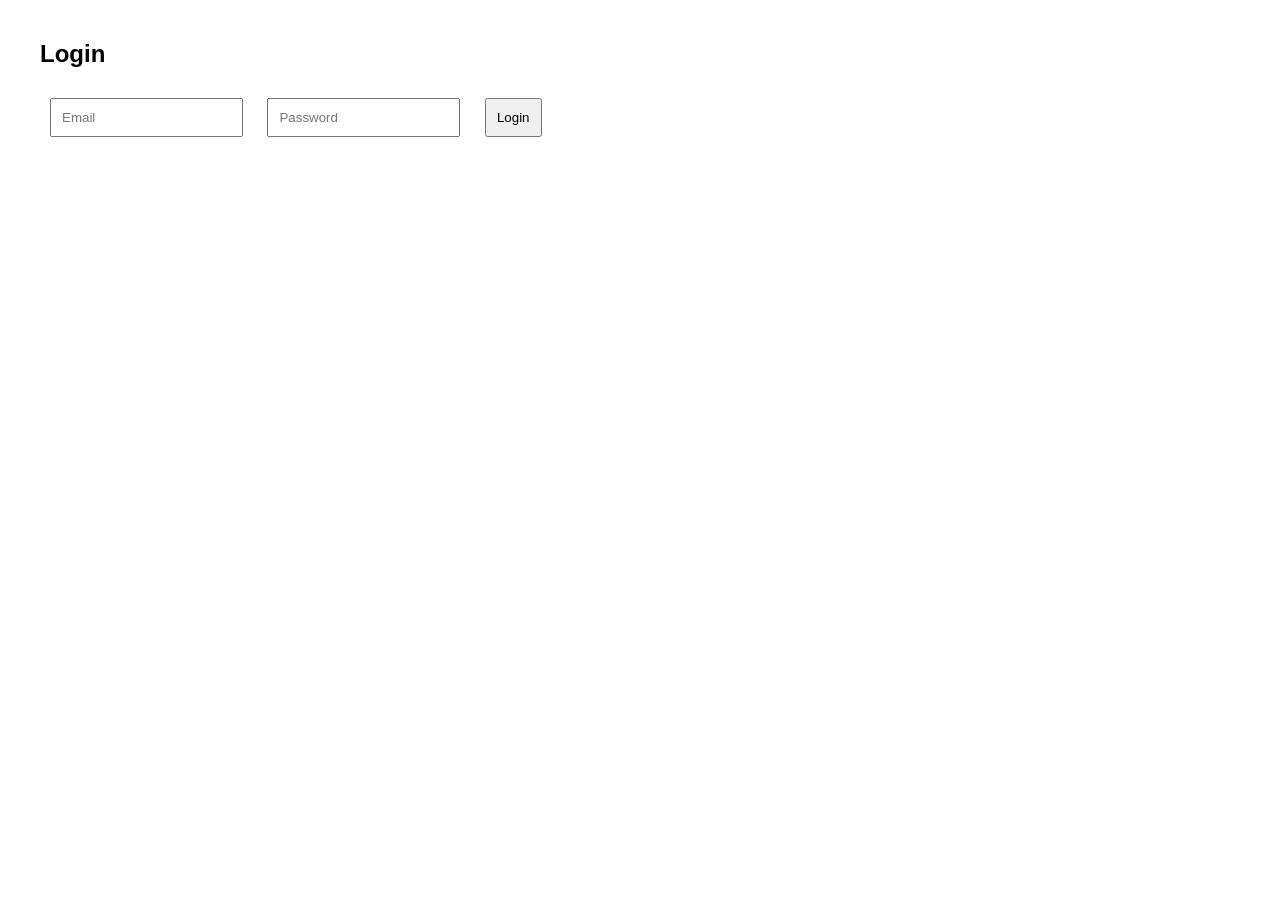
<file: backend/com.ai.startup/target/classes/static/index.html>
<!DOCTYPE html>
<html>
<head>
<title>AI Learning Login</title>
<link rel="stylesheet" href="style.css">
</head>

<body>

<h2>Login</h2>

<p id="status"></p>

<input id="email" placeholder="Email">
<input id="password" type="password" placeholder="Password">

<button onclick="login()">Login</button>

<script>

if(localStorage.getItem("ai_user")){
window.location="dashboard.html";
}

function setStatus(msg){
document.getElementById("status").innerText=msg;
}

function login(){

setStatus("");

const email=document.getElementById("email").value.trim();
const password=document.getElementById("password").value;

if(!email || !password){
setStatus("Please enter email and password");
return;
}

fetch("/api/auth/login",{
method:"POST",
headers:{'Content-Type':'application/json'},
body:JSON.stringify({
email:email,
password:password
})
})
.then(res=>res.text())
.then(data=>{
if(data.includes("success")){
localStorage.setItem("ai_user",email);
window.location="dashboard.html";
return;
}

setStatus(data);
});
}

</script>

</body>
</html>
</file>
<file: backend/com.ai.startup/target/classes/static/style.css>
body{
font-family:Arial;
margin:40px;
}

input,select,button{
padding:10px;
margin:10px;
}

#result{
white-space:pre-wrap;
font-family:inherit;
}
</file>
